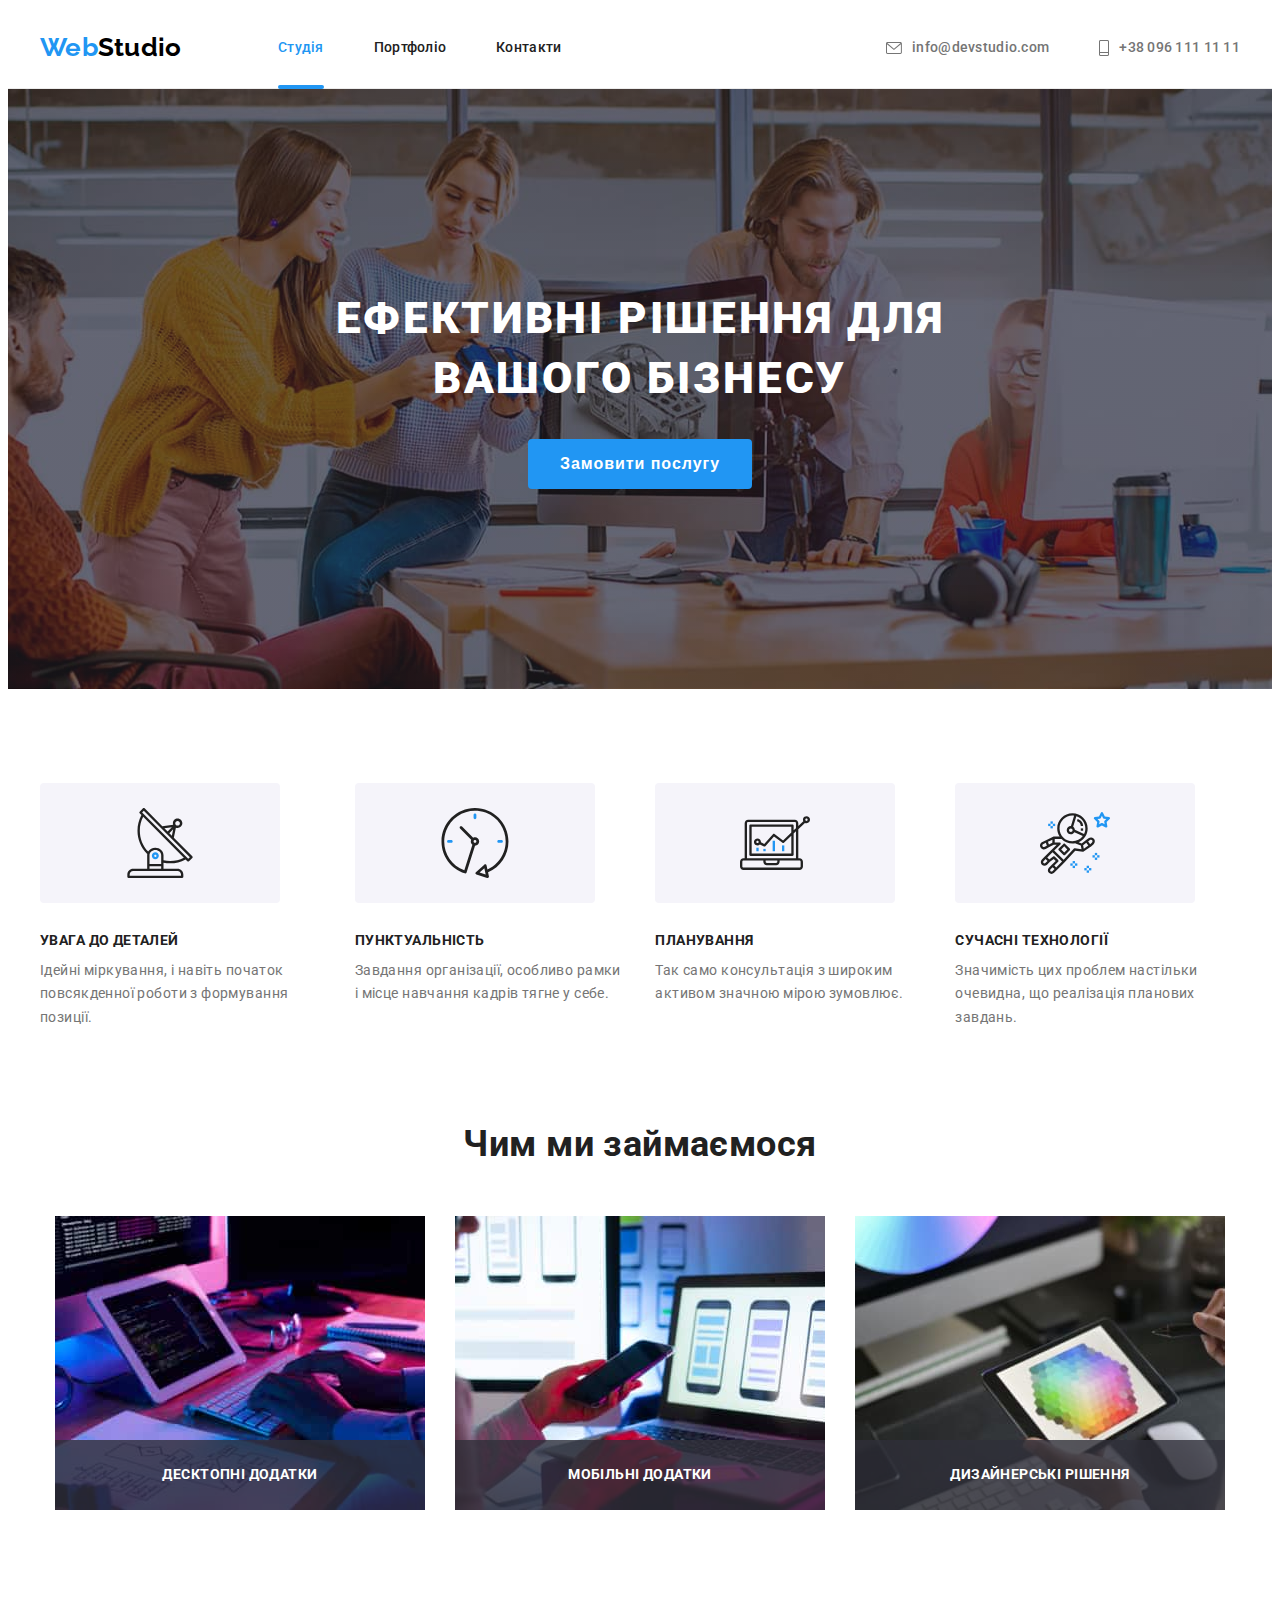
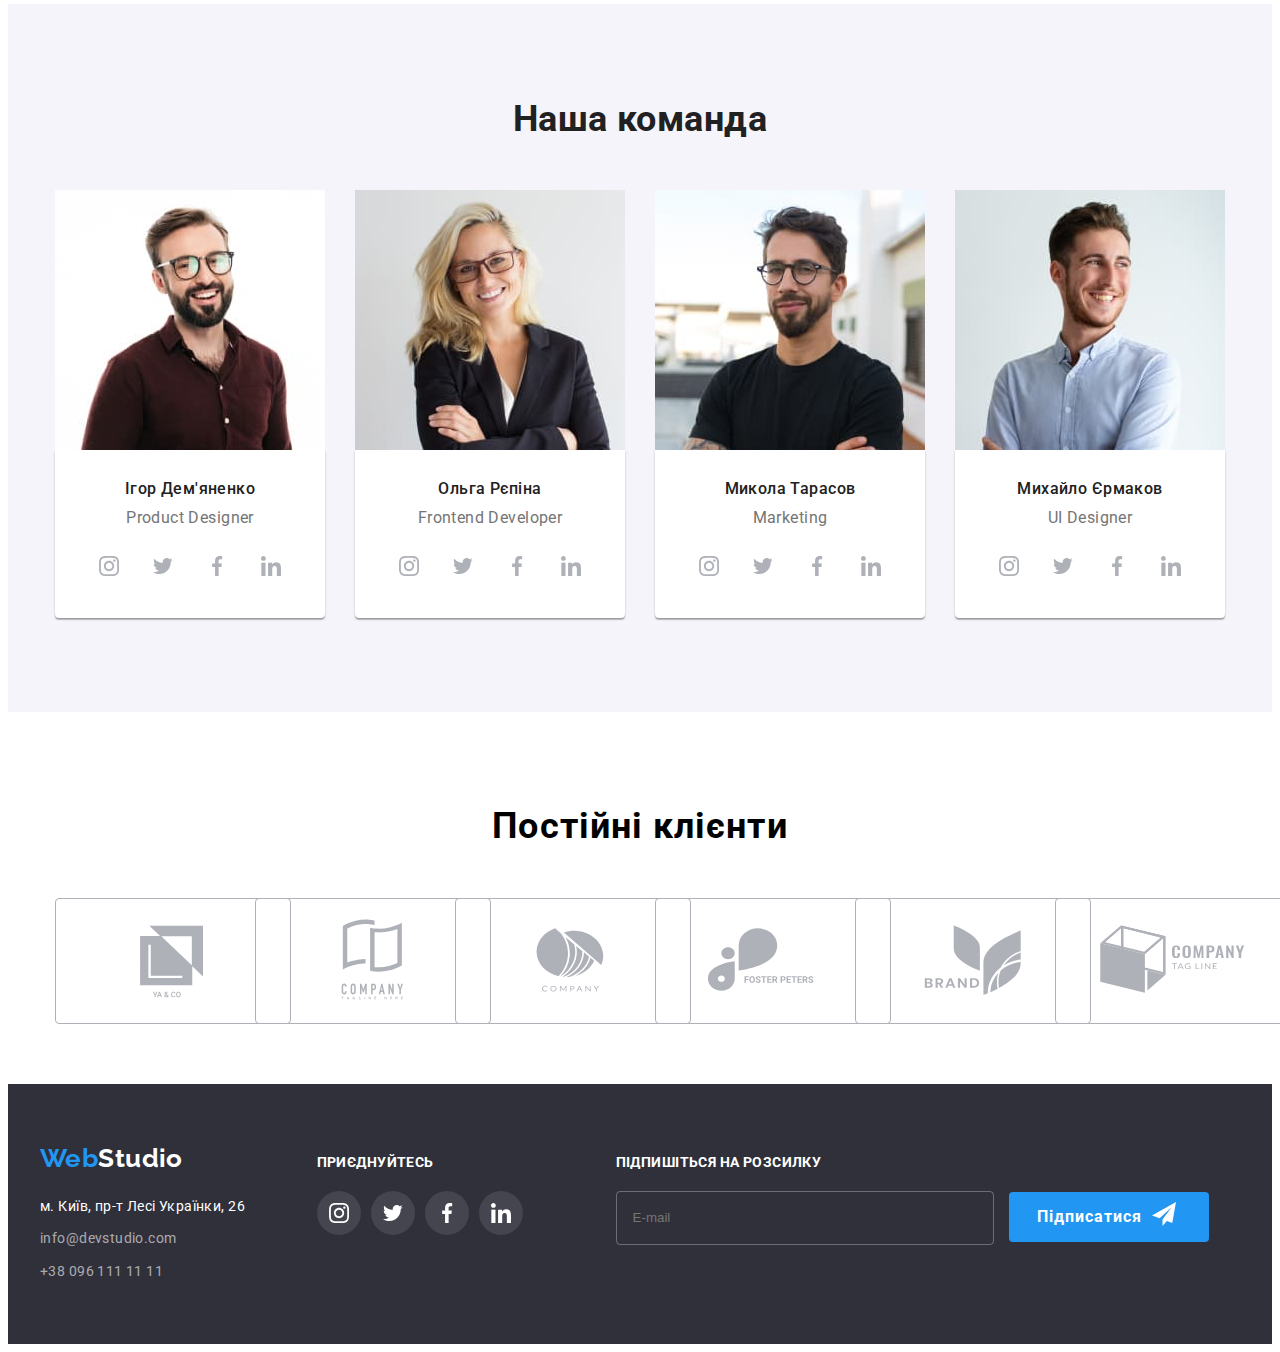
<file: index.html>
<!DOCTYPE html>
<html lang="uk">
  <head>
    <meta charset="UTF-8" />
    <meta http-equiv="X-UA-Compatible" content="IE=edge" />
    <meta name="viewport" content="width=device-width, initial-scale=1.0" />
    <title>Студія</title>
    <link rel="preconnect" href="https://fonts.googleapis.com" />
    <link rel="preconnect" href="https://fonts.gstatic.com" crossorigin />
    <link
      href="https://fonts.googleapis.com/css2?family=Raleway:wght@700&family=Roboto:wght@400;500;700;900&display=swap"
      rel="stylesheet"
    />
    <link
      rel="stylesheet"
      href="https://cdnjs.cloudflare.com/ajax/libs/modern-normalize/1.1.0/modern-normalize.min.css"
      integrity="sha512-wpPYUAdjBVSE4KJnH1VR1HeZfpl1ub8YT/NKx4PuQ5NmX2tKuGu6U/JRp5y+Y8XG2tV+wKQpNHVUX03MfMFn9Q=="
      crossorigin="anonymous"
      referrerpolicy="no-referrer"
    />
    <link rel="stylesheet" href="./css/styles.css" />
  </head>
  <body>
    <!-- Наведение по сайту -->
    <header class="header">
      <div class="container header-container">
        <a href="./index.html" class="header-logo"
          ><span class="logo-first">Web</span
          ><span class="logo-second">Studio</span>
        </a>
        <nav class="nav">
          <ul class="nav-list">
            <li class="nav-item">
              <a class="nav-link link current" href="./index.html">Студія</a>
            </li>
            <li class="nav-item">
              <a class="nav-link link" href="./portfolio.html">Портфоліо</a>
            </li>
            <li class="nav-item">
              <a class="nav-link link" href="#">Контакти</a>
            </li>
          </ul>
        </nav>
        <ul class="contacts">
          <li class="contacts-link">
            <a class="contact link" href="mailto:info@devstudio.com">
              <svg class="mail" width="16" height="12">
                <use href="./images/icons.svg#icon-mail"></use>
              </svg>
              info@devstudio.com
            </a>
          </li>
          <li class="contacts-link">
            <a class="contact link" href="tel:+380961111111">
              <svg class="phone" width="10" height="16">
                <use href="./images/icons.svg#icon-phone"></use>
              </svg>
              +38 096 111 11 11
            </a>
          </li>
        </ul>
      </div>
    </header>

    <main>
      <!-- Hero -->
      <section class="hero section">
        <div class="container">
          <h1 class="hero-title">Ефективні рішення для вашого бізнесу</h1>
          <button class="hero-button button" type="button" data-modal-open>
            Замовити послугу
          </button>
        </div>
      </section>

      <!-- Преимущества -->
      <section class="benefits section">
        <div class="container">
          <h2 class="benefits-title visually-hidden">Переваги</h2>
          <ul class="benefits-link">
            <li class="benefits-item">
              <div class="benefist-list">
                <svg class="benefits-icon-list" width="70" height="70">
                  <use
                    class="icon-benefits"
                    href="./images/icons.svg#icon-antenna"
                  ></use>
                </svg>
              </div>
              <h3 class="benefits-item-title">УВАГА ДО ДЕТАЛЕЙ</h3>
              <p class="benefits-item-text">
                Ідейні міркування, і навіть початок повсякденної роботи з
                формування позиції.
              </p>
            </li>
            <li class="benefits-item">
              <div class="benefist-list">
                <svg class="benefits-icon-list" width="70" height="70">
                  <use
                    class="icon-benefits"
                    href="./images/icons.svg#icon-clock"
                  ></use>
                </svg>
              </div>
              <h3 class="benefits-item-title">ПУНКТУАЛЬНІСТЬ</h3>
              <p class="benefits-item-text">
                Завдання організації, особливо рамки і місце навчання кадрів
                тягне у себе.
              </p>
            </li>
            <li class="benefits-item">
              <div class="benefist-list">
                <svg class="benefits-icon-list" width="70" height="70">
                  <use
                    class="icon-benefits"
                    href="./images/icons.svg#icon-diagram"
                  ></use>
                </svg>
              </div>
              <h3 class="benefits-item-title">ПЛАНУВАННЯ</h3>
              <p class="benefits-item-text">
                Так само консультація з широким активом значною мірою зумовлює.
              </p>
            </li>
            <li class="benefits-item">
              <div class="benefist-list">
                <svg class="benefits-icon-list" width="70" height="70">
                  <use
                    class="icon-benefits"
                    href="./images/icons.svg#icon-astronaut"
                  ></use>
                </svg>
              </div>
              <h3 class="benefits-item-title">СУЧАСНІ ТЕХНОЛОГІЇ</h3>
              <p class="benefits-item-text">
                Значимість цих проблем настільки очевидна, що реалізація
                планових завдань.
              </p>
            </li>
          </ul>
        </div>
      </section>

      <!-- Род занятий -->
      <section class="work section">
        <div class="container">
          <h2 class="work-title">Чим ми займаємося</h2>
          <ul class="work-images">
            <li class="work-list">
              <img src="./images/img.jpg" alt="Робота" width="370" />
              <div class="work-ideas">
                <p class="work-text">Десктопні додатки</p>
              </div>
            </li>
            <li class="work-list">
              <img src="./images/img1.jpg" alt="Тестування" width="370" />
              <div class="work-ideas">
                <p class="work-text">Мобільні додатки</p>
              </div>
            </li>
            <li class="work-list">
              <img src="./images/img2.jpg" alt="Дизайн" width="370" />
              <div class="work-ideas">
                <p class="work-text">Дизайнерські рішення</p>
              </div>
            </li>
          </ul>
        </div>
      </section>

      <!-- Команда -->
      <section class="comand section">
        <div class="container">
          <h2 class="comand-title">Наша команда</h2>
          <ul class="comand-list">
            <li class="comand-item">
              <img src="./images/person1.jpg" alt="Портрет" width="270" />
              <div class="comand-item-text">
                <p class="comand-text">Ігор Дем'яненко</p>
                <p class="comand-profession">Product Designer</p>
                <ul class="comand-media-list">
                  <li class="socials-list-item">
                    <a class="socials-link" href="">
                      <svg class="socials-icon" width="20" height="20">
                        <use href="./images/icons.svg#icon-instagram"></use>
                      </svg>
                    </a>
                  </li>
                  <li class="socials-list-item">
                    <a class="socials-link" href="">
                      <svg class="socials-icon" width="20" height="20">
                        <use href="./images/icons.svg#icon-Vector"></use>
                      </svg>
                    </a>
                  </li>
                  <li class="socials-list-item">
                    <a class="socials-link" href="">
                      <svg class="socials-icon" width="20" height="20">
                        <use href="./images/icons.svg#icon-facebook"></use>
                      </svg>
                    </a>
                  </li>
                  <li class="socials-list-item">
                    <a class="socials-link" href="">
                      <svg class="socials-icon" width="20" height="20">
                        <use href="./images/icons.svg#icon-linkedin"></use>
                      </svg>
                    </a>
                  </li>
                </ul>
              </div>
            </li>
            <li class="comand-item">
              <img src="./images/person4.jpg" alt="Портрет" width="270" />
              <div class="comand-item-text">
                <p class="comand-text">Ольга Рєпіна</p>
                <p class="comand-profession">Frontend Developer</p>
                <ul class="comand-media-list">
                  <li class="socials-list-item">
                    <a class="socials-link" href="">
                      <svg class="socials-icon" width="20" height="20">
                        <use href="./images/icons.svg#icon-instagram"></use>
                      </svg>
                    </a>
                  </li>
                  <li class="socials-list-item">
                    <a class="socials-link" href="">
                      <svg class="socials-icon" width="20" height="20">
                        <use href="./images/icons.svg#icon-Vector"></use>
                      </svg>
                    </a>
                  </li>
                  <li class="socials-list-item">
                    <a class="socials-link" href="">
                      <svg class="socials-icon" width="20" height="20">
                        <use href="./images/icons.svg#icon-facebook"></use>
                      </svg>
                    </a>
                  </li>
                  <li class="socials-list-item">
                    <a class="socials-link" href="">
                      <svg class="socials-icon" width="20" height="20">
                        <use href="./images/icons.svg#icon-linkedin"></use>
                      </svg>
                    </a>
                  </li>
                </ul>
              </div>
            </li>
            <li class="comand-item">
              <img src="./images/person3.jpg" alt="Портрет" width="270" />
              <div class="comand-item-text">
                <p class="comand-text">Микола Тарасов</p>
                <p class="comand-profession">Marketing</p>
                <ul class="comand-media-list">
                  <li class="socials-list-item">
                    <a class="socials-link" href="">
                      <svg class="socials-icon" width="20" height="20">
                        <use href="./images/icons.svg#icon-instagram"></use>
                      </svg>
                    </a>
                  </li>
                  <li class="socials-list-item">
                    <a class="socials-link" href="">
                      <svg class="socials-icon" width="20" height="20">
                        <use href="./images/icons.svg#icon-Vector"></use>
                      </svg>
                    </a>
                  </li>
                  <li class="socials-list-item">
                    <a class="socials-link" href="">
                      <svg class="socials-icon" width="20" height="20">
                        <use href="./images/icons.svg#icon-facebook"></use>
                      </svg>
                    </a>
                  </li>
                  <li class="socials-list-item">
                    <a class="socials-link" href="">
                      <svg class="socials-icon" width="20" height="20">
                        <use href="./images/icons.svg#icon-linkedin"></use>
                      </svg>
                    </a>
                  </li>
                </ul>
              </div>
            </li>
            <li class="comand-item">
              <img src="./images/person2.jpg" alt="Портрет" width="270" />
              <div class="comand-item-text">
                <p class="comand-text">Михайло Єрмаков</p>
                <p class="comand-profession">UI Designer</p>
                <ul class="comand-media-list">
                  <li class="socials-list-item">
                    <a class="socials-link" href="">
                      <svg class="socials-icon" width="20" height="20">
                        <use href="./images/icons.svg#icon-instagram"></use>
                      </svg>
                    </a>
                  </li>
                  <li class="socials-list-item">
                    <a class="socials-link" href="">
                      <svg class="socials-icon" width="20" height="20">
                        <use href="./images/icons.svg#icon-Vector"></use>
                      </svg>
                    </a>
                  </li>
                  <li class="socials-list-item">
                    <a class="socials-link" href="">
                      <svg class="socials-icon" width="20" height="20">
                        <use href="./images/icons.svg#icon-facebook"></use>
                      </svg>
                    </a>
                  </li>
                  <li class="socials-list-item">
                    <a class="socials-link" href="">
                      <svg class="socials-icon" width="20" height="20">
                        <use href="./images/icons.svg#icon-linkedin"></use>
                      </svg>
                    </a>
                  </li>
                </ul>
              </div>
            </li>
          </ul>
        </div>
      </section>

      <!-- Постоянные Клиенты -->
      <section class="section">
        <div class="container">
          <h2 class="clients-title">Постійні клієнти</h2>
          <ul class="clients-list">
            <li class="clients-item">
              <a class="clients-link" href="#">
                <svg class="clients-icon">
                  <use href="./images/icons.svg#icon-Logo"></use>
                </svg>
              </a>
            </li>
            <li class="clients-item">
              <a class="clients-link" href="#">
                <svg class="clients-icon">
                  <use href="./images/icons.svg#icon-Logo-1"></use>
                </svg>
              </a>
            </li>
            <li class="clients-item">
              <a class="clients-link" href="#">
                <svg class="clients-icon">
                  <use href="./images/icons.svg#icon-Logo-2"></use>
                </svg>
              </a>
            </li>
            <li class="clients-item">
              <a class="clients-link" href="#">
                <svg class="clients-icon">
                  <use href="./images/icons.svg#icon-Logo-3"></use>
                </svg>
              </a>
            </li>
            <li class="clients-item">
              <a class="clients-link" href="#">
                <svg class="clients-icon">
                  <use href="./images/icons.svg#icon-Logo-4"></use>
                </svg>
              </a>
            </li>
            <li class="clients-item">
              <a class="clients-link" href="#">
                <svg class="clients-icon">
                  <use href="./images/icons.svg#icon-Logo-5"></use>
                </svg>
              </a>
            </li>
          </ul>
        </div>
      </section>
    </main>

    <!-- Контактная инфо -->
    <footer class="footer">
      <div class="container">
        <div class="footer-content">
          <div class="footer-contact">
            <a href="./index.html" class="footer-logo"
              ><span class="logo-first">Web</span
              ><span class="logo-second color">Studio</span>
            </a>
            <address class="address">
              <ul class="footer-item">
                <li class="footer-list list-address">
                  <a
                    class="footer-map"
                    href="https://goo.gl/maps/SfLGjtbYT2zmBpAr8"
                    target="_blank"
                    rel="noopener noreferrer nofollow"
                    >м. Київ, пр-т Лесі Українки, 26</a
                  >
                </li>
                <li class="list-address">
                  <a class="footer-contact" href="mailto:info@devstudio.com"
                    >info@devstudio.com</a
                  >
                </li>
                <li class="list-address">
                  <a class="footer-contact" href="tel:+380961111111"
                    >+38 096 111 11 11</a
                  >
                </li>
              </ul>
            </address>
          </div>

          <div class="socials">
            <p class="socials-title">Приєднуйтесь</p>
            <ul class="social-list">
              <li class="social-item">
                <a class="social-link" href="">
                  <svg class="social-icon" width="20" height="20">
                    <use href="./images/icons.svg#icon-instagram"></use>
                  </svg>
                </a>
              </li>
              <li class="social-item">
                <a class="social-link" href="">
                  <svg class="social-icon" width="20" height="20">
                    <use href="./images/icons.svg#icon-Vector"></use>
                  </svg>
                </a>
              </li>
              <li class="social-item">
                <a class="social-link" href="">
                  <svg class="social-icon" width="20" height="20">
                    <use href="./images/icons.svg#icon-facebook"></use>
                  </svg>
                </a>
              </li>
              <li class="social-item">
                <a class="social-link" href="">
                  <svg class="social-icon" width="20" height="20">
                    <use href="./images/icons.svg#icon-linkedin"></use>
                  </svg>
                </a>
              </li>
            </ul>
          </div>

          <form class="follow">
            <p class="follow-title">Підпишіться на розсилку</p>
            <input
              class="follow-mail"
              type="email"
              name="email"
              placeholder="E-mail"
              required
            />
            <button class="follow-button" type="submit">
              Підписатися
              <svg class="follow-icon" width="24" height="24">
                <use href="./images/icons.svg#icon-telegram"></use>
              </svg>
            </button>
          </form>
        </div>
      </div>
    </footer>

    <div class="backdrop is-hidden" data-modal>
      <div class="modal">
        <button class="button-close" type="button" data-modal-close>
          <svg class="icon-close" width="18" height="18">
            <use href="./images/icons.svg#icon-close-black"></use>
          </svg>
        </button>

        <p class="modal-text">Залиште свої дані, ми вам передзвонимо</p>

        <form class="modal-form" name="form-call">
          <label class="form-item-list" for="name">
            <span class="form-item">Ім'я</span>
            <input class="form-input" type="name" name="name" id="name"/>
            <svg class="form-icon" width="18" height="18">
              <use href="./images/icons.svg#icon-person-form"></use>
            </svg>
          </label>

          <label class="form-item-list" for="phone"
            ><span class="form-item">Телефон</span>
            <input class="form-input" type="phone" name="phone" id="phone" />
            <svg class="form-icon" width="18" height="18">
              <use href="./images/icons.svg#icon-phone-form"></use>
            </svg>
          </label>

          <label class="form-item-list" for="mail"
            ><span class="form-item">Пошта</span>
            <input class="form-input" type="mail" name="mail" id="mail" />
            <svg class="form-icon" width="18" height="18">
              <use href="./images/icons.svg#icon-email-form"></use>
            </svg>
          </label>

          <label class="form-item-list" for="text">
            <span class="form-item">Коментар</span>
            <textarea
              class="form-input-text"
              name="text"
              id="text"
              rows="5"
              placeholder="Введіть текст"
            ></textarea>
          </label>

          <label class="form-treaty" for="treaty">
            <input
              class="input-treaty"
              type="checkbox"
              name="treaty"
              id="treaty"
            />
            <span class="form-text-treaty"
              >Погоджуюся з розсилкою та приймаю
              <a class="link-treaty" href="#">Умови договору</a>
            </span>
          </label>

          <button class="form-btn" type="submit">Відправити</button>
        </form>
      </div>
    </div>
    <script src="./js/modal.js"></script>
  </body>
</html>
</file>
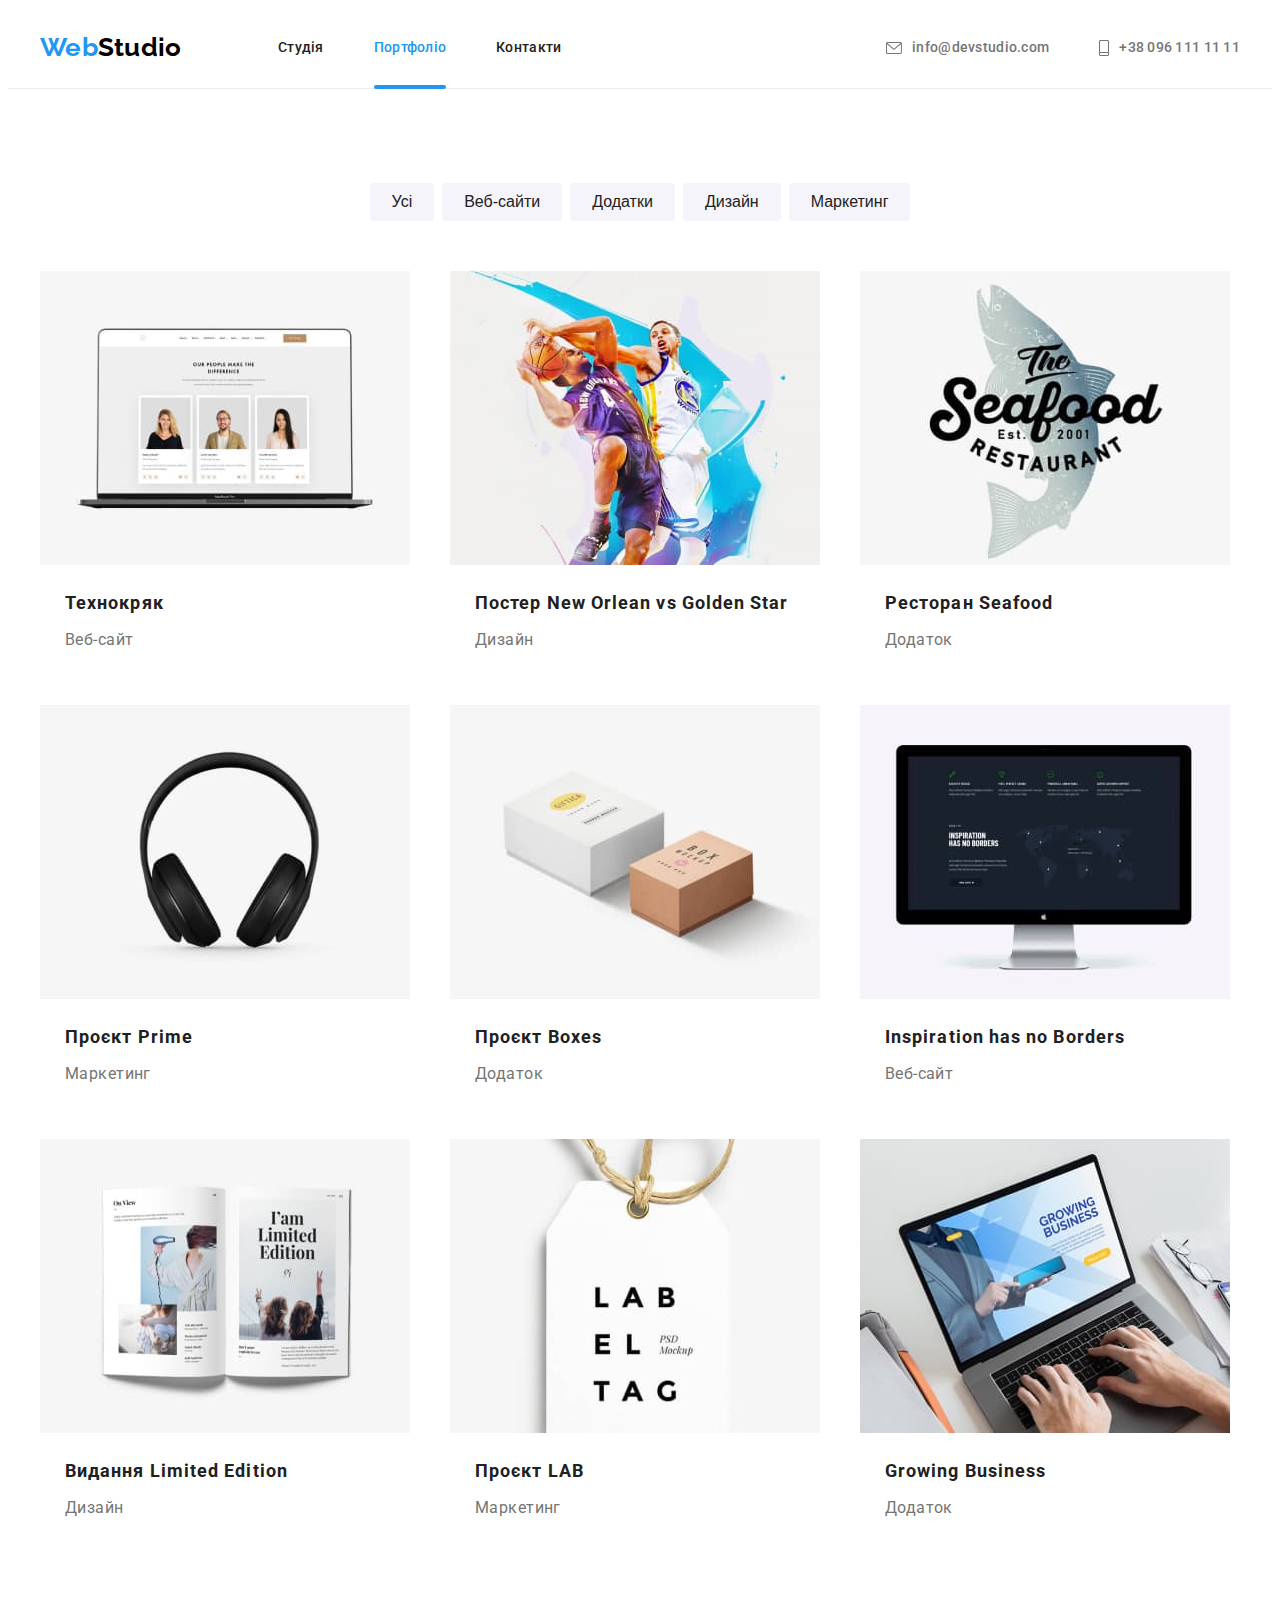
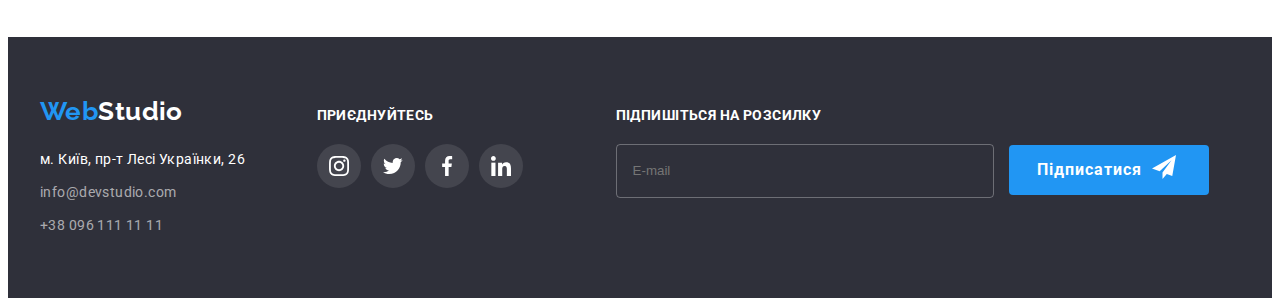
<file: portfolio.html>
<!DOCTYPE html>
<html lang="en">
  <head>
    <meta charset="UTF-8" />
    <meta http-equiv="X-UA-Compatible" content="IE=edge" />
    <meta name="viewport" content="width=device-width, initial-scale=1.0" />
    <title>Portfolio</title>
    <link rel="preconnect" href="https://fonts.googleapis.com" />
    <link rel="preconnect" href="https://fonts.gstatic.com" crossorigin />
    <link
      href="https://fonts.googleapis.com/css2?family=Raleway:wght@700&family=Roboto:wght@400;500;700;900&display=swap"
      rel="stylesheet"
    />
    <link
      rel="stylesheet"
      href="https://cdnjs.cloudflare.com/ajax/libs/modern-normalize/1.1.0/modern-normalize.min.css"
      integrity="sha512-wpPYUAdjBVSE4KJnH1VR1HeZfpl1ub8YT/NKx4PuQ5NmX2tKuGu6U/JRp5y+Y8XG2tV+wKQpNHVUX03MfMFn9Q=="
      crossorigin="anonymous"
      referrerpolicy="no-referrer"
    />
    <link rel="stylesheet" href="./css/styles.css" />
  </head>
  <body>
    <!-- Наведение по сайту -->
    <header class="header">
      <div class="container header-container">
        <a href="./index.html" class="header-logo"
          ><span class="logo-first">Web</span
          ><span class="logo-second">Studio</span>
        </a>
        <nav class="nav">
          <ul class="nav-list">
            <li class="nav-item">
              <a class="nav-link link" href="./index.html">Студія</a>
            </li>
            <li class="nav-item">
              <a class="nav-link link current" href="./portfolio.html"
                >Портфоліо</a
              >
            </li>
            <li class="nav-item">
              <a class="nav-link link" href="#">Контакти</a>
            </li>
          </ul>
        </nav>
        <ul class="contacts">
          <li class="contacts-link">
            <a class="contact link" href="mailto:info@devstudio.com">
              <svg class="mail" width="16" height="12">
                <use href="./images/icons.svg#icon-mail"></use>
              </svg>
              info@devstudio.com
            </a>
          </li>
          <li class="contacts-link">
            <a class="contact link" href="tel:+380961111111">
              <svg class="phone" width="10" height="16">
                <use href="./images/icons.svg#icon-phone"></use>
              </svg>
              +38 096 111 11 11
            </a>
          </li>
        </ul>
      </div>
    </header>

    <main>
      <section class="section">
        <div class="container">
          <h1 class="visually-hidden">Наші роботи</h1>
          <ul class="button-project">
            <li>
              <button class="portfolio-button button" type="button">Усі</button>
            </li>
            <li>
              <button class="portfolio-button button" type="button">
                Веб-сайти
              </button>
            </li>
            <li>
              <button class="portfolio-button button" type="button">
                Додатки
              </button>
            </li>
            <li>
              <button class="portfolio-button button" type="button">
                Дизайн
              </button>
            </li>
            <li>
              <button class="portfolio-button button" type="button">
                Маркетинг
              </button>
            </li>
          </ul>
          <ul class="project">
            <li class="project-list">
              <a class="project-link" href="#">
                <div class="project-thumb">
                  <img src="./images/laptop.jpg" alt="laptop" width="370" />
                  <div class="overlay">
                    <p class="project-text">
                      Ресурс пропонує комплексні пропозиції з різним рівнем
                      функціоналу та сервісів. Все це дозволить відвідувачу
                      отримати вичерпні відомості про к омпанію чи приватну
                      особу.
                    </p>
                  </div>
                </div>
                <div class="project-box">
                  <h2 class="project-item">Технокряк</h2>
                  <p class="project-works">Веб-сайт</p>
                </div>
              </a>
            </li>
            <li class="project-list">
              <a class="project-link" href="#">
                <div class="project-thumb">
                  <img
                    src="./images/basketball.jpg"
                    alt="basketball"
                    width="370"
                  />
                  <div class="overlay">
                    <p class="project-text">
                      Ресурс пропонує комплексні пропозиції з різним рівнем
                      функціоналу та сервісів. Все це дозволить відвідувачу
                      отримати вичерпні відомості про к омпанію чи приватну
                      особу.
                    </p>
                  </div>
                </div>
                <div class="project-box">
                  <h2 class="project-item">Постер New Orlean vs Golden Star</h2>
                  <p class="project-works">Дизайн</p>
                </div>
              </a>
            </li>
            <li class="project-list">
              <a class="project-link" href="#">
                <div class="project-thumb">
                  <img
                    src="./images/logorestaurant.jpg"
                    alt="logo"
                    width="370"
                  />
                  <div class="overlay">
                    <p class="project-text">
                      Ресурс пропонує комплексні пропозиції з різним рівнем
                      функціоналу та сервісів. Все це дозволить відвідувачу
                      отримати вичерпні відомості про к омпанію чи приватну
                      особу.
                    </p>
                  </div>
                </div>
                <div class="project-box">
                  <h2 class="project-item">Ресторан Seafood</h2>
                  <p class="project-works">Додаток</p>
                </div>
              </a>
            </li>
            <li class="project-list">
              <a class="project-link" href="#">
                <div class="project-thumb">
                  <img
                    src="./images/headphones.jpg"
                    alt="headphones"
                    width="370"
                  />
                  <div class="overlay">
                    <p class="project-text">
                      Ресурс пропонує комплексні пропозиції з різним рівнем
                      функціоналу та сервісів. Все це дозволить відвідувачу
                      отримати вичерпні відомості про к омпанію чи приватну
                      особу.
                    </p>
                  </div>
                </div>
                <div class="project-box">
                  <h2 class="project-item">Проєкт Prime</h2>
                  <p class="project-works">Маркетинг</p>
                </div>
              </a>
            </li>
            <li class="project-list">
              <a class="project-link" href="#">
                <div class="project-thumb">
                  <img src="./images/boxes.jpg" alt="boxes" width="370" />
                  <div class="overlay">
                    <p class="project-text">
                      Ресурс пропонує комплексні пропозиції з різним рівнем
                      функціоналу та сервісів. Все це дозволить відвідувачу
                      отримати вичерпні відомості про к омпанію чи приватну
                      особу.
                    </p>
                  </div>
                </div>
                <div class="project-box">
                  <h2 class="project-item">Проєкт Boxes</h2>
                  <p class="project-works">Додаток</p>
                </div>
              </a>
            </li>
            <li class="project-list">
              <a class="project-link" href="#">
                <div class="project-thumb">
                  <img
                    src="./images/inspiration.jpg"
                    alt="inspiration"
                    width="370"
                  />
                  <div class="overlay">
                    <p class="project-text">
                      Ресурс пропонує комплексні пропозиції з різним рівнем
                      функціоналу та сервісів. Все це дозволить відвідувачу
                      отримати вичерпні відомості про к омпанію чи приватну
                      особу.
                    </p>
                  </div>
                </div>
                <div class="project-box">
                  <h2 class="project-item">Inspiration has no Borders</h2>
                  <p class="project-works">Веб-сайт</p>
                </div>
              </a>
            </li>
            <li class="project-list">
              <a class="project-link" href="#">
                <div class="project-thumb">
                  <img src="./images/book.jpg" alt="book" width="370" />
                  <div class="overlay">
                    <p class="project-text">
                      Ресурс пропонує комплексні пропозиції з різним рівнем
                      функціоналу та сервісів. Все це дозволить відвідувачу
                      отримати вичерпні відомості про к омпанію чи приватну
                      особу.
                    </p>
                  </div>
                </div>
                <div class="project-box">
                  <h2 class="project-item">Видання Limited Edition</h2>
                  <p class="project-works">Дизайн</p>
                </div>
              </a>
            </li>
            <li class="project-list">
              <a class="project-link" href="#">
                <div class="project-thumb">
                  <img src="./images/tag.jpg" alt="tag" width="370" />
                  <div class="overlay">
                    <p class="project-text">
                      Ресурс пропонує комплексні пропозиції з різним рівнем
                      функціоналу та сервісів. Все це дозволить відвідувачу
                      отримати вичерпні відомості про к омпанію чи приватну
                      особу.
                    </p>
                  </div>
                </div>
                <div class="project-box">
                  <h2 class="project-item">Проєкт LAB</h2>
                  <p class="project-works">Маркетинг</p>
                </div>
              </a>
            </li>
            <li class="project-list">
              <a class="project-link" href="#">
                <div class="project-thumb">
                  <img src="./images/business.jpg" alt="business" width="370" />
                  <div class="overlay">
                    <p class="project-text">
                      Ресурс пропонує комплексні пропозиції з різним рівнем
                      функціоналу та сервісів. Все це дозволить відвідувачу
                      отримати вичерпні відомості про к омпанію чи приватну
                      особу.
                    </p>
                  </div>
                </div>
                <div class="project-box">
                  <h2 class="project-item">Growing Business</h2>
                  <p class="project-works">Додаток</p>
                </div>
              </a>
            </li>
          </ul>
        </div>
      </section>
    </main>

    <!-- Контактная инфо -->
    <footer class="footer">
      <div class="container">
        <div class="footer-content">
          <div class="footer-contact">
            <a href="./index.html" class="footer-logo"
              ><span class="logo-first">Web</span
              ><span class="logo-second color">Studio</span>
            </a>
            <address class="address">
              <ul class="footer-item">
                <li class="footer-list list-address">
                  <a
                    class="footer-map"
                    href="https://goo.gl/maps/SfLGjtbYT2zmBpAr8"
                    target="_blank"
                    rel="noopener noreferrer nofollow"
                    >м. Київ, пр-т Лесі Українки, 26</a
                  >
                </li>
                <li class="list-address">
                  <a class="footer-contact" href="mailto:info@devstudio.com"
                    >info@devstudio.com</a
                  >
                </li>
                <li class="list-address">
                  <a class="footer-contact" href="tel:+380961111111"
                    >+38 096 111 11 11</a
                  >
                </li>
              </ul>
            </address>
          </div>

          <div class="socials">
            <p class="socials-title">Приєднуйтесь</p>
            <ul class="social-list">
              <li class="social-item">
                <a class="social-link" href="">
                  <svg class="social-icon" width="20" height="20">
                    <use href="./images/icons.svg#icon-instagram"></use>
                  </svg>
                </a>
              </li>
              <li class="social-item">
                <a class="social-link" href="">
                  <svg class="social-icon" width="20" height="20">
                    <use href="./images/icons.svg#icon-Vector"></use>
                  </svg>
                </a>
              </li>
              <li class="social-item">
                <a class="social-link" href="">
                  <svg class="social-icon" width="20" height="20">
                    <use href="./images/icons.svg#icon-facebook"></use>
                  </svg>
                </a>
              </li>
              <li class="social-item">
                <a class="social-link" href="">
                  <svg class="social-icon" width="20" height="20">
                    <use href="./images/icons.svg#icon-linkedin"></use>
                  </svg>
                </a>
              </li>
            </ul>
          </div>

          <form class="follow">
            <p class="follow-title">Підпишіться на розсилку</p>
            <input
              class="follow-mail"
              type="email"
              name="email"
              placeholder="E-mail"
              required
            />
            <button class="follow-button" type="submit">
              Підписатися
              <svg class="follow-icon" width="24" height="24">
                <use href="./images/icons.svg#icon-telegram"></use>
              </svg>
            </button>
          </form>
        </div>
      </div>
    </footer>
  </body>
</html>
</file>
<file: css/styles.css>
:root {
  --background-color: #ffffff;
  --main-color: #212121;
  --second-color: #757575;
  --color-button: #2196f3;
  --background-color-button: #188ce8;
  --background-color-team: #f5f4fa;
  --bcg-second: #2f303a;
  --third-color: rgba(255, 255, 255, 0.6);
}

body {
  font-family: "Roboto", sans-serif;
  font-size: 14px;
  font-weight: 500;
  background: var(--background-color);
  letter-spacing: 0.03em;
}

h1,
h2,
h3,
h4,
h5,
h6,
p {
  margin: 0;
  padding: 0;
}

button {
  cursor: pointer;
  padding: 0;
}

.link:hover,
.link:focus {
  color: var(--color-button);
  transition-property: color;
  transition-duration: 250ms;
  transition-timing-function: cubic-bezier(0.4, 0, 0.2, 1);
}

.container {
  width: 1200px;
  margin: 0 auto;
  padding-left: 15px;
  padding-right: 15px;
  margin: auto;
}

.section {
  padding-top: 94px;
  padding-bottom: 94px;
}

img {
  display: block;
}

a {
  text-decoration: none;
}

ul {
  margin: 0;
  padding: 0;
  list-style: none;
}

span {
  font-family: "Raleway", sans-serif;
  font-weight: 700;
  font-size: 26px;
  line-height: 1.14;
}

input:focus-visible,
textarea:focus-visible {
  outline: none;
}

.visually-hidden {
  position: absolute;
  white-space: nowrap;
  width: 1px;
  height: 1px;
  overflow: hidden;
  border: 0;
  padding: 0;
  clip: rect(0 0 0 0);
  clip-path: inset(50%);
  margin: -1px;
}

/* Header */

.header-container {
  display: flex;
  align-items: center;
}

.nav-item .current {
  color: var(--color-button);
}

.nav-item {
  position: relative;
}

.header-logo {
  display: block;
  width: 145px;
  margin-right: 93px;
}

.logo-first {
  color: var(--color-button);
}

.logo-second {
  color: #000000;
}

.header {
  font-style: normal;
  line-height: 1.14;
  letter-spacing: 0.02em;
  background-color: var(--background-color);
  border-bottom: 1px solid #ececec;
}

.nav-list {
  display: flex;
  padding: 32px 0;
  gap: 50px;
}

.contacts {
  display: flex;
  align-items: center;
  justify-content: center;
  margin-left: auto;
  padding: 32px 0;
  gap: 50px;
}

.nav-link {
  color: var(--main-color);
  transition-property: color;
  transition-duration: 250ms;
  transition-timing-function: cubic-bezier(0.4, 0, 0.2, 1);
}

.current::after {
  position: absolute;
  content: "";
  left: 0;
  bottom: -33px;
  width: 100%;
  height: 4px;
  background-color: var(--color-button);
  border-radius: 2px;
}

.contact {
  display: flex;
  align-items: center;
  align-self: baseline;
  color: var(--second-color);
  transition-property: color;
  transition-duration: 250ms;
  transition-timing-function: cubic-bezier(0.4, 0, 0.2, 1);
}

.mail,
.phone {
  margin-right: 10px;
  fill: var(--second-color);
  transition-property: fill;
  transition-duration: 250ms;
  transition-timing-function: cubic-bezier(0.4, 0, 0.2, 1);
}

.contact:hover .mail,
.contact:focus .mail,
.contact:hover .phone,
.contact:focus .phone {
  fill: var(--color-button);
}

.contact:hover,
.contact:focus {
  transition-property: color;
  transition-duration: 250ms;
  transition-timing-function: cubic-bezier(0.4, 0, 0.2, 1);
}

/* Hero Section */

.hero {
  max-width: 1600px;
  padding-top: 200px;
  padding-bottom: 200px;
  margin: 0 auto;
  background-color: var(--bcg-second);
  background-image: linear-gradient(
      to right,
      rgba(47, 48, 58, 0.4),
      rgba(47, 48, 58, 0.4)
    ),
    url(../images/bg-comand.jpg);

  background-repeat: no-repeat;
  background-size: cover;
  background-position: center;
}

.hero-title {
  max-width: 696px;
  margin: 0 auto;
  margin-bottom: 30px;
  font-weight: 900;
  font-size: 44px;
  line-height: 1.36;
  text-align: center;
  letter-spacing: 0.06em;
  text-transform: uppercase;
  color: var(--background-color);
}

.hero-button {
  display: flex;
  margin-left: auto;
  margin-right: auto;
  padding: 10px 32px;
  border-radius: 4px;
  border: transparent;

  font-weight: 700;
  font-size: 16px;
  line-height: 1.87;
  letter-spacing: 0.06em;

  color: var(--background-color);
  background-color: var(--color-button);

  transition-property: background-color;
  transition-duration: 250ms;
  transition-timing-function: cubic-bezier(0.4, 0, 0.2, 1);
}

.hero-button:hover,
.hero-button:focus {
  background-color: var(--background-color-button);
  transition-property: background-color;
  transition-duration: 250ms;
  transition-timing-function: cubic-bezier(0.4, 0, 0.2, 1);
}

.button:hover,
.button:focus {
  background-color: var(--background-color-button);
  transition-property: background-color;
  transition-duration: 250ms;
  transition-timing-function: cubic-bezier(0.4, 0, 0.2, 1);
}

/* Benefits Section */

.benefits-link-icon {
  display: flex;
  align-items: center;
  justify-content: center;
  gap: 30px;
}

.benefits-link-icon {
  display: flex;
  align-items: center;
  justify-content: center;
}

.benefits-link {
  display: flex;
  justify-content: center;
  gap: 30px;
}

.benefist-list {
  display: flex;
  align-items: center;
  justify-content: center;
  width: 240px;
  height: 120px;
  margin-bottom: 30px;
  border-radius: 4px;
  background-color: var(--background-color-team);
}

.benefits-item-icon {
  padding: 25px 100px;
  background-color: var(--background-color-team);
  border-radius: 4px;
  margin-bottom: 30px;
}

.benefits-item-title {
  margin-bottom: 10px;
  font-weight: 700;
  font-size: 14px;
  line-height: 1.14;
  text-transform: uppercase;
  color: var(--main-color);
}

.benefits-item-text {
  min-width: 270px;
  font-weight: 400;
  line-height: 1.71;
  color: var(--second-color);
}

/* work */

.work {
  padding-top: 0;
}

.work-title {
  margin-bottom: 50px;
  font-weight: 700;
  font-size: 36px;
  line-height: 1.16;
  text-align: center;
  color: var(--main-color);
}

.work-images {
  display: flex;
  flex-wrap: wrap;
  justify-content: center;
  gap: 30px;
}

.work-list {
  position: relative;
}

.work-ideas {
  position: absolute;
  display: flex;
  align-items: center;
  justify-content: center;
  left: 0;
  bottom: 0;
  width: 100%;
  height: 70px;
  background: rgba(47, 48, 58, 0.8);
}

.work-text {
  font-weight: 700;
  line-height: 1.14;
  text-align: center;
  text-transform: uppercase;
  color: var(--background-color);
}

/* Comands */

.comand-list {
  display: flex;
  justify-content: center;
  flex-wrap: wrap;
  gap: 30px;
}

.comand {
  background-color: var(--background-color-team);
}

.comand-item {
  background-color: var(--background-color);
}

.comand-title {
  margin-bottom: 50px;
  font-weight: 700;
  font-size: 36px;
  line-height: 42px;
  text-align: center;
  color: var(--main-color);
}

.comand-item-text {
  padding: 30px 0;
  text-align: center;
  box-shadow: 0px 1px 3px rgba(0, 0, 0, 0.12), 0px 1px 1px rgba(0, 0, 0, 0.14),
    0px 2px 1px rgba(0, 0, 0, 0.2);
  border-radius: 0px 0px 4px 4px;
}

.comand-text {
  margin-bottom: 10px;
  font-size: 16px;
  line-height: 1.18;
  color: var(--main-color);
}

.comand-profession {
  font-weight: 400;
  font-size: 16px;
  line-height: 1.18;
  margin-bottom: 16px;
  color: var(--second-color);
}

.comand-media-list {
  display: flex;
  justify-content: center;
  gap: 10px;
}

.socials-link {
  display: flex;
  align-items: center;
  justify-content: center;
  width: 44px;
  height: 44px;
  background-color: var(--background-color);
  border-radius: 50%;
  transition-property: background-color;
  transition-duration: 250ms;
  transition-timing-function: cubic-bezier(0.4, 0, 0.2, 1);
}

.socials-icon {
  fill: #afb1b8;
  transition-property: fill;
  transition-duration: 250ms;
  transition-timing-function: cubic-bezier(0.4, 0, 0.2, 1);
}

.socials-link:hover .socials-icon,
.socials-link:focus .socials-icon {
  fill: var(--background-color);
}

.socials-link:hover,
.socials-link:focus {
  color: var(--background-color);
  background-color: var(--color-button);
}

/* Постоянные Клиенты */

.clients-title {
  text-align: center;
  font-weight: 700;
  font-size: 36px;
  line-height: 1.16;
  letter-spacing: 0.03em;
  margin-bottom: 50px;
}

.clients-list {
  display: flex;
  justify-content: center;
  gap: 30px;
}

.clients-link {
  display: block;
  width: 170px;
  height: 92px;
  border-radius: 4px;
}

.clients-icon {
  width: 100%;
  height: 100%;
  padding: 16px 32px;
  border-radius: inherit;
  fill: #afb1b8;
  border: 1px solid #afb1b8;
  transition-property: fill, background-color;
  transition-duration: 250ms;
  transition-timing-function: cubic-bezier(0.4, 0, 0.2, 1);
}

.clients-link:hover .clients-icon,
.clients-link:focus .clients-icon {
  fill: var(--color-button);
  border-radius: var(--color-button);
  border-radius: 4px;
}

.clients-link:hover .clients-icon,
.clients-link:focus .clients-icon {
  color: var(--color-button);
  border: 1px solid var(--color-button);
}

/* Footer */
.footer-content {
  display: flex;
  align-items: baseline;
}

.footer {
  display: flex;
  padding: 60px 0;
  background-color: var(--bcg-second);
  font-style: normal;
}

.footer-logo {
  display: block;
  margin-bottom: 20px;
}

.list-address:not(:last-child) {
  margin-bottom: 9px;
}

.footer-map {
  font-weight: 400;
  line-height: 1.71;
  color: var(--background-color);
}

.footer-contact {
  margin-right: 70px;
  font-weight: 400;
  line-height: 1.71;
  color: var(--third-color);
}

.color {
  color: var(--background-color);
}

.socials-title {
  font-weight: 700;
  font-size: 14px;
  line-height: 1.14;
  color: var(--background-color);
  text-transform: uppercase;
  margin-bottom: 20px;
}

.social-list {
  display: flex;
  gap: 10px;
}

.social-link {
  display: flex;
  align-items: center;
  justify-content: center;
  width: 44px;
  height: 44px;
  background-color: rgba(255, 255, 255, 0.1);
  border-radius: 50%;
  transition-property: background-color;
  transition-duration: 250ms;
  transition-timing-function: cubic-bezier(0.4, 0, 0.2, 1);
}

.social-icon {
  fill: var(--background-color);
  transition-property: fill;
  transition-duration: 250ms;
  transition-timing-function: cubic-bezier(0.4, 0, 0.2, 1);
}

.social-icon:hover .social-icon,
.social-icon:focus .social-icon {
  background-color: var(--color-button);
  transition-duration: 250ms;
  transition-timing-function: cubic-bezier(0.4, 0, 0.2, 1);
}

.social-link:hover,
.social-link:focus {
  color: var(--background-color);
  background-color: var(--color-button);
}

.follow {
  position: relative;
  margin-left: 93px;
}

.follow-title {
  font-family: "Roboto", sans-serif;
  font-weight: 700;
  font-size: 14px;
  line-height: 1.14;
  letter-spacing: 0.03em;
  text-transform: uppercase;
  margin-bottom: 20px;
  color: var(--background-color);
}

.follow-mail {
  width: 358px;
  height: 50px;
  padding-left: 16px;
  color: var(--background-color);
  background-color: inherit;
  border: 1px solid rgba(255, 255, 255, 0.3);

  border-radius: 4px;
}

.follow-button {
  width: 200px;
  height: 50px;
  margin-left: 12px;
  padding-left: 28px;

  font-family: "Roboto", sans-serif;
  font-weight: 700;
  font-size: 16px;
  line-height: 1.87;
  letter-spacing: 0.06em;
  text-align: left;

  color: var(--background-color);
  background-color: var(--color-button);
  border: transparent;
  border-radius: 4px;

  transition-property: background-color;
  transition-duration: 250ms;
  transition-timing-function: cubic-bezier(0.4, 0, 0.2, 1);
}

.follow-icon {
  position: absolute;
  margin-left: 10px;
  fill: var(--background-color);
  transition-property: fill;
  transition-duration: 250ms;
  transition-timing-function: cubic-bezier(0.4, 0, 0.2, 1);
}

.follow-icon:hover,
.follow-icon:focus {
  fill: var(--background-color);
  background-color: var(--color-button);
  transition-property: background-color;
  transition-duration: 250ms;
  transition-timing-function: cubic-bezier(0.4, 0, 0.2, 1);
}

.follow-button:hover,
.follow-button:focus {
  background-color: var(--background-color-button);
  transition-property: background-color;
  transition-duration: 250ms;
  transition-timing-function: cubic-bezier(0.4, 0, 0.2, 1);
}

/* Portfolio */

.button-project {
  display: flex;
  justify-content: center;
  gap: 8px;
  margin-bottom: 50px;
}

.portfolio-button {
  padding: 6px 22px;
  border: transparent;
  border-radius: 4px;
  font-weight: 500;
  font-size: 16px;
  line-height: 1.62;
  text-align: center;
  color: var(--main-color);
  background-color: var(--background-color-team);

  transition-property: color, background-color;
  transition-duration: 250ms;
  transition-timing-function: cubic-bezier(0.4, 0, 0.2, 1);
}

.portfolio-button:hover,
.portfolio-button:focus {
  color: var(--background-color);
  background-color: var(--color-button);
}

.project {
  display: flex;
  flex-wrap: wrap;
  gap: 30px;
}

.project-list {
  flex-basis: calc((100% - 30px * 2) / 3);
}

.project-link {
  display: block;
  width: 370px;
  height: 404px;
  transition-property: transform;
  transition-duration: 250ms;
  transition-timing-function: cubic-bezier(0.4, 0, 0.2, 1);
}

.project-link:hover,
.project-link:focus::before {
  box-shadow: 0px 1px 1px rgba(0, 0, 0, 0.12), 0px 4px 4px rgba(0, 0, 0, 0.06),
    1px 4px 6px rgba(0, 0, 0, 0.16);
}

.project-box {
  border: 1px solid var(--background-color);
  border-top: none;
  padding: 20px 24px;
}

.project-thumb {
  position: relative;
  overflow: hidden;
}

.overlay {
  position: absolute;
  top: 0;
  left: 0;
  width: 100%;
  height: 100%;

  display: flex;
  justify-content: center;
  color: var(--background-color);
  background-color: rgba(33, 150, 243, 0.9);

  transform: translateY(101%);

  transition-property: transform;
  transition-duration: 250ms;
  transition-timing-function: cubic-bezier(0.4, 0, 0.2, 1);
}

.project-list:hover .overlay,
.project-list:focus .overlay {
  transform: translateY(0);
}

.project-text {
  padding: 63px 24px;
  font-weight: 400;
  font-size: 18px;
  line-height: 1.55;
}

.project-item {
  margin-bottom: 4px;
  font-weight: 700;
  font-size: 18px;
  line-height: 2;
  letter-spacing: 0.06em;
  color: var(--main-color);
}

.project-works {
  font-weight: 400;
  font-size: 16px;
  line-height: 1.87;
  color: var(--second-color);
}

.address {
  font-style: normal;
}

.footer-list:not(:last-child) {
  margin-bottom: 9px;
}

/* \\\\\\\\\\\\\\\
   FROM\\\\\\\\\\\ */

.backdrop {
  position: fixed;
  top: 0;
  left: 0;

  width: 100%;
  height: 100%;
  background: rgba(0, 0, 0, 0.2);

  opacity: 1;
  visibility: visible;
  pointer-events: initial;

  transition: opacity 250ms cubic-bezier(0.4, 0, 0.2, 1),
    visibility 250ms cubic-bezier(0.4, 0, 0.2, 1);
}

.backdrop.is-hidden {
  opacity: 0;
  visibility: hidden;
  pointer-events: none;
}

.modal {
  position: absolute;
  top: 50%;
  left: 50%;

  transform: translate(-50%, -50%);
  width: 528px;
  height: 581px;

  background-color: var(--background-color);
  box-shadow: 0px 1px 3px rgba(0, 0, 0, 0.12), 0px 1px 1px rgba(0, 0, 0, 0.14),
    0px 2px 1px rgba(0, 0, 0, 0.2);
  border-radius: 4px;
}

.button-close {
  position: absolute;
  top: 8px;
  right: 8px;
  display: flex;
  align-items: center;
  justify-content: center;
  width: 30px;
  height: 30px;
  color: #000000;
  background-color: transparent;
  border-radius: 50%;
  border: 1px solid rgba(0, 0, 0, 0.1);
  cursor: pointer;
  transition-duration: 250ms;
  transition-timing-function: cubic-bezier(0.4, 0, 0.2, 1);
}

.icon-close {
  color: #000000;
  transition: fill 250ms cubic-bezier(0.4, 0, 0.2, 1);
}

.button-close:hover,
.button-close:focus {
  fill: var(--color-button);
  transition-property: color;
  transition-duration: 250ms;
  transition-timing-function: cubic-bezier(0.4, 0, 0.2, 1);
}

.modal-text {
  font-weight: 700;
  font-size: 20px;
  line-height: 1.15;
  text-align: center;
  letter-spacing: 0.03em;
  margin: 0 40px;
  margin-top: 40px;
  margin-bottom: 12px;
  color: var(--main-color);
}

.modal-form {
  display: block;
}

.form-item-list {
  position: relative;
  display: block;
  padding-left: 40px;
}

.form-item:not(:last-child) {
  display: inline-block;
  margin-bottom: 4px;
  margin-top: 10px;
  font-family: "Roboto", sans-serif;
  font-weight: 400;
  font-size: 12px;
  line-height: 1.16;
  letter-spacing: 0.01em;
  color: var(--second-color);
}

.form-input {
  display: block;
  width: 448px;
  height: 40px;
  padding-left: 42px;
  border: 1px solid rgba(33, 33, 33, 0.2);
  border-radius: 4px;
  transition-property: border;
  transition-duration: 250ms;
  transition-timing-function: cubic-bezier(0.4, 0, 0.2, 1);
}

.form-input:focus {
  border: 1px solid #2196f3;
  transition-property: border;
  transition-duration: 250ms;
  transition-timing-function: cubic-bezier(0.4, 0, 0.2, 1);
}

.form-item-list:focus-within > .form-icon {
  fill: var(--color-button);
  transition-property: fill;
  transition-duration: 250ms;
  transition-timing-function: cubic-bezier(0.4, 0, 0.2, 1);
}

.form-icon {
  position: absolute;
  content: "";
  top: 50px;
  left: 60px;
  color: var(--main-color);
  transform: translate(-50%, -60%);
  transition-property: color;
  transition-duration: 250ms;
  transition-timing-function: cubic-bezier(0.4, 0, 0.2, 1);
}

.form-input-text {
  display: block;
  width: 448px;
  height: 120px;
  resize: none;
  color: rgba(117, 117, 117, 0.5);
  padding-top: 12px;
  padding-left: 16px;
  border: transparent;
  border: 1px solid rgba(33, 33, 33, 0.2);
  border-radius: 4px;
}

.form-input-text:focus {
  border: 1px solid #2196f3;
  transition-property: border;
  transition-duration: 250ms;
  transition-timing-function: cubic-bezier(0.4, 0, 0.2, 1);
}

.form-treaty {
  display: flex;
  justify-content: center;
  align-items: center;
  margin-top: 20px;
}

.input-treaty {
  appearance: none;
  width: 16px;
  height: 15px;
  border: 2px solid var(--main-color);
  background-image: url("data:image/svg+xml,%3Csvg xmlns='http://www.w3.org/2000/svg' width='16' height='15' fill='none'%3E%3Cpath fill='%23212121' d='M14.222 1.667v11.666H1.778V1.667h12.444Zm0-1.667H1.778C.8 0 0 .75 0 1.667v11.666C0 14.25.8 15 1.778 15h12.444C15.2 15 16 14.25 16 13.333V1.667C16 .75 15.2 0 14.222 0Z'/%3E%3C/svg%3E");
  background-repeat: no-repeat;
  background-position: center;
  background-size: 0;
  margin-right: 7px;
}

.input-treaty:checked {
  background-image: url("data:image/svg+xml,%3Csvg xmlns='http://www.w3.org/2000/svg' width='16' height='15' fill='none'%3E%3Crect width='16' height='15' fill='%232196F3' rx='2'/%3E%3Cpath fill='%23fff' stroke='%23fff' stroke-width='.2' d='m3.957 7.752-.069-.066-.069.065-.888.842-.076.072.076.073 3.496 3.334.069.066.069-.066 7.504-7.158.076-.073-.076-.072-.882-.841-.069-.066-.069.066-6.553 6.246-2.539-2.422Z'/%3E%3C/svg%3E");
  background-repeat: no-repeat;
  background-position: center;
  background-size: contain;
  border: none;
}

.form-text-treaty {
  font-family: "Roboto", sans-serif;
  font-weight: 400;
  font-size: 14px;
  line-height: 1.71;
  letter-spacing: 0.03em;
  color: var(--second-color);
  user-select: none;
}

.link-treaty {
  margin-left: 7px;
  color: var(--color-button);
  text-decoration: underline;
}

.form-btn {
  margin-left: 165px;
  margin-bottom: 40px;
  margin-top: 30px;
  width: 200px;
  height: 50px;
  background-color: var(--background-color-button);
  font-weight: 700;
  font-size: 16px;
  line-height: 1.87;
  letter-spacing: 0.06em;
  color: var(--background-color);
  border: transparent;
  box-shadow: 0px 4px 4px rgba(0, 0, 0, 0.15);
  border-radius: 4px;
  transition-property: color;
  transition-duration: 250ms;
  transition-timing-function: cubic-bezier(0.4, 0, 0.2, 1);
}

.form-btn:hover,
.form-btn:focus {
  fill: var(--color-button);
  transition-property: color;
  transition-duration: 250ms;
  transition-timing-function: cubic-bezier(0.4, 0, 0.2, 1);
}
</file>
